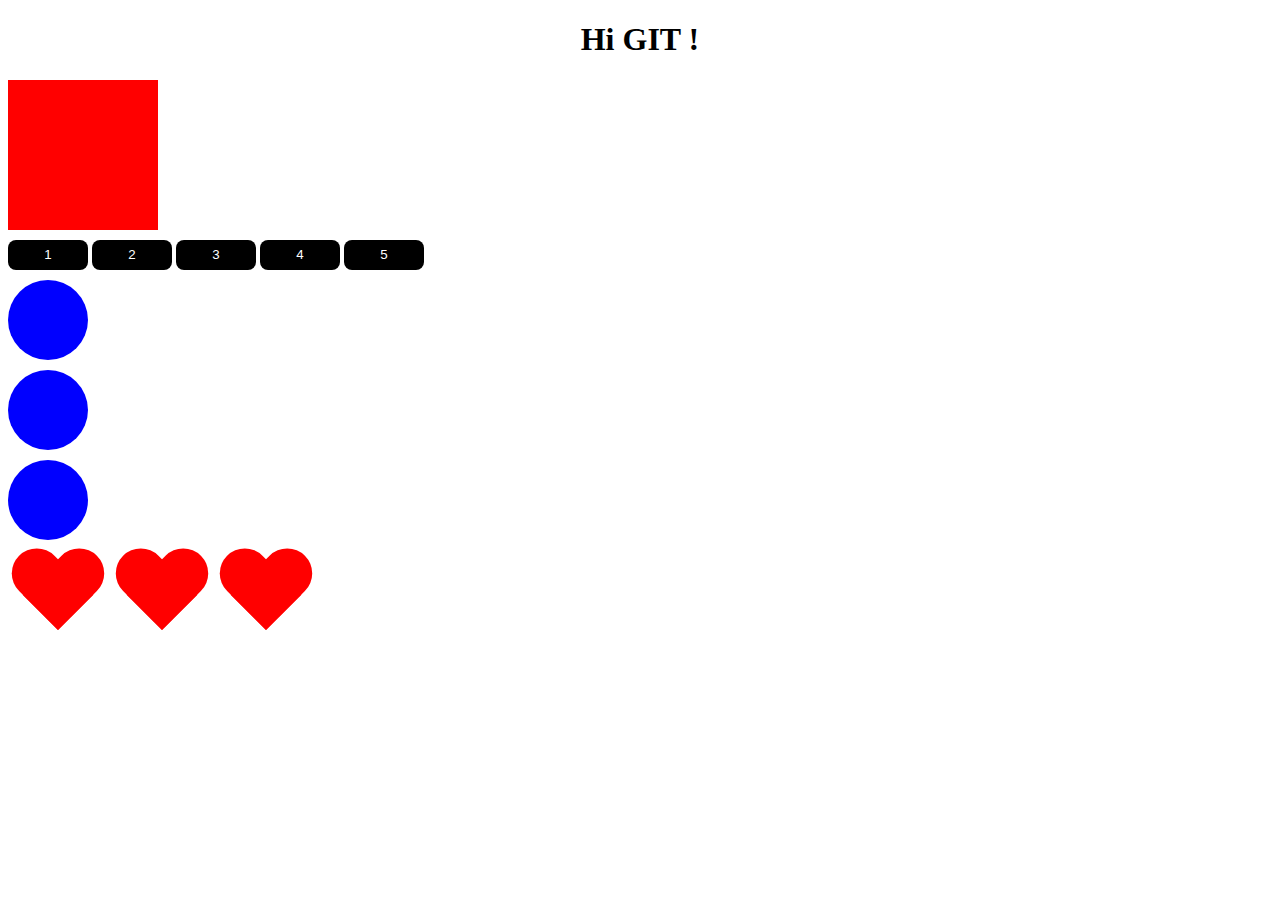
<file: VS1/index.html>
<!DOCTYPE html>
<html lang="en">

<head>
    <meta charset="UTF-8">
    <meta http-equiv="X-UA-Compatible" content="IE=edge">
    <meta name="viewport" content="width=device-width, initial-scale=1.0">
    <title>Document</title>
    <link rel="stylesheet" href="css/style.css">
</head>

<body>
    <h1>
        <center>Hi GIT !</center>
    </h1>

    <div class="box" id="box"></div>
    <button>1</button>
    <button>2</button>
    <button>3</button>
    <button>4</button>
    <button>5</button>

    <div class="circle"></div>
    <div class="circle"></div>
    <div class="circle"></div>

    <div class="wrapper">
        <div class="heart"></div>
        <div class="heart"></div>
        <div class="heart"></div>
    </div>

    <script src="recurcion.js"> </script>
</body>

</html>
</file>
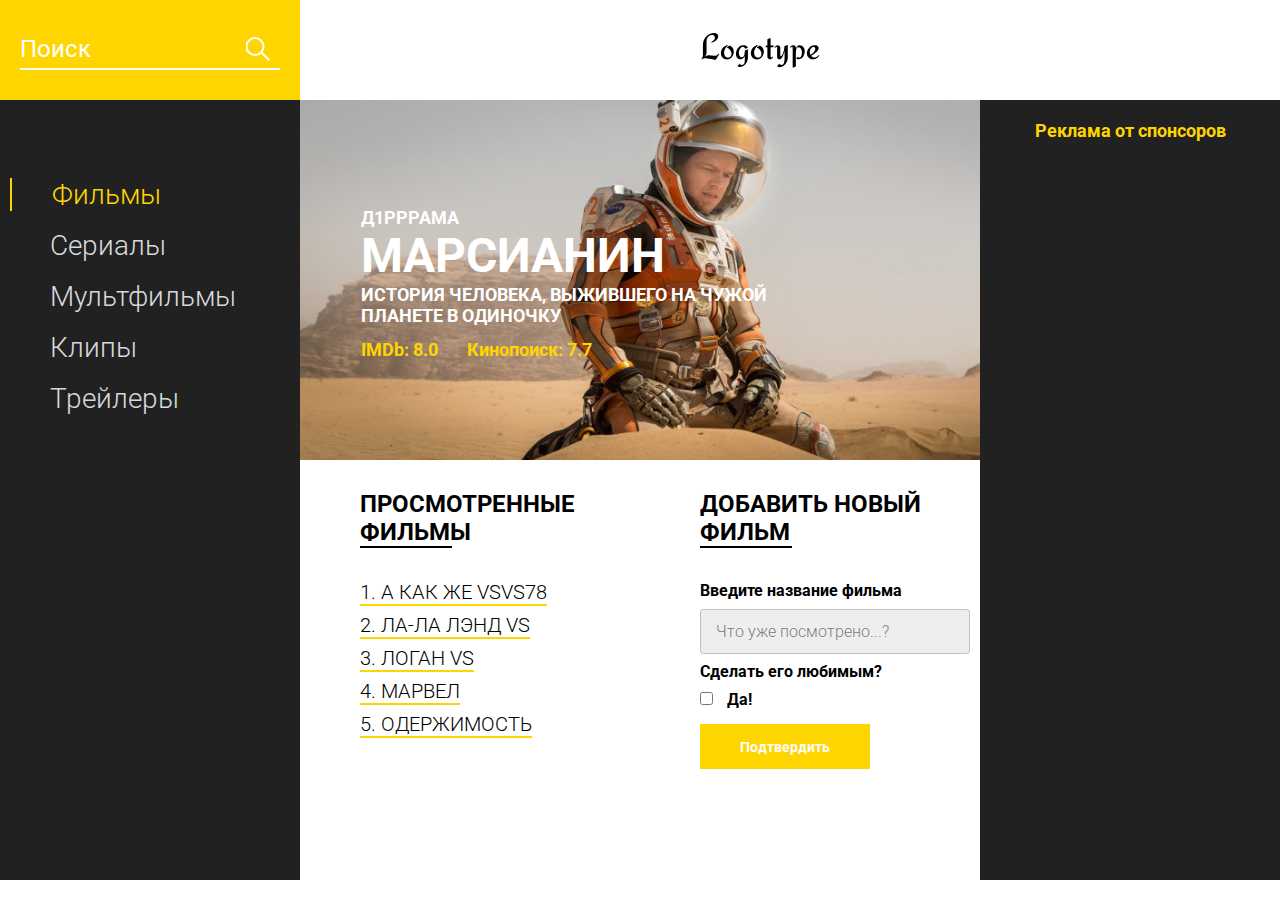
<file: VS1/projectUD/index.html>
<!DOCTYPE html>
<html lang="en">

<head>
    <meta charset="UTF-8">
    <meta name="viewport" content="width=device-width, initial-scale=1.0">
    <title>Movie DB</title>
    <link href="https://fonts.googleapis.com/css?family=Roboto:300,400,700&display=swap&subset=cyrillic-ext"
        rel="stylesheet">
    <link rel="stylesheet" href="css/style.min.css">
</head>

<body>
    <header class="header">
        <div class="header__search">
            <form action="#">
                <input type="text" placeholder="Поиск">
            </form>
        </div>
        <div class="header__logo">
            <img src="icons/Logotype.svg" alt="logo">
        </div>
    </header>
    <main class="promo">
        <div class="promo__menu">
            <nav class="promo__menu-list">
                <ul>
                    <li><a class="promo__menu-item promo__menu-item_active" href="#">Фильмы</a></li>
                    <li><a class="promo__menu-item" href="#">Сериалы</a></li>
                    <li><a class="promo__menu-item" href="#">Мультфильмы</a></li>
                    <li><a class="promo__menu-item" href="#">Клипы</a></li>
                    <li><a class="promo__menu-item" href="#">Трейлеры</a></li>
                </ul>
            </nav>
        </div>
        <div class="promo__content">
            <div class="promo__bg">
                <div class="promo__genre">КОМЕДИЯ</div>
                <div class="promo__title">МАРСИАНИН</div>
                <div class="promo__descr">ИСТОРИЯ ЧЕЛОВЕКА, ВЫЖИВШЕГО НА ЧУЖОЙ ПЛАНЕТЕ В ОДИНОЧКУ</div>
                <div class="promo__ratings">
                    <span>IMDb: 8.0</span>
                    <span>Кинопоиск: 7.7</span>
                </div>
            </div>
            <div class="promo__interactive">
                <div>
                    <div class="promo__interactive-title">ПРОСМОТРЕННЫЕ ФИЛЬМЫ</div>
                    <ul class="promo__interactive-list">
                        <li class="promo__interactive-item">ЛОГАН
                            <div class="delete"></div>
                        </li>
                        <li class="promo__interactive-item">ЛИГА СПРАВЕДЛИВОСТИ
                            <div class="delete"></div>
                        </li>
                        <li class="promo__interactive-item">ЛА-ЛА ЛЭНД
                            <div class="delete"></div>
                        </li>
                        <li class="promo__interactive-item">ОДЕРЖИМОСТЬ
                            <div class="delete"></div>
                        </li>
                        <li class="promo__interactive-item">СКОТТ ПИЛИГРИМ ПРОТИВ...
                            <div class="delete"></div>
                        </li>
                    </ul>
                </div>
                <div>
                    <form class="add">
                        <div class="promo__interactive-title">ДОБАВИТЬ НОВЫЙ ФИЛЬМ</div>
                        <span>Введите название фильма</span>
                        <input class="adding__input" type="text" placeholder="Что уже посмотрено...?">
                        <span>Сделать его любимым?</span>
                        <input type="checkbox">
                        <span class="yes">Да!</span>
                        <button>Подтвердить</button>
                    </form>
                </div>
            </div>
        </div>
        <div class="promo__adv">
            <div class="promo__adv-title">Реклама от спонсоров</div>
            <img src="img/content_1.jpg" alt="some picture">
            <img src="img/content_2.jpg" alt="some picture">
            <img src="img/content_3.png" alt="some picture">
        </div>
    </main>

    <script src="js/script.js"></script>
</body>

</html>
</file>
<file: VS1/css/style.css>
.box {
  width: 150px;
  height: 150px;
  background-color: red;
}
button {
	width: 80px;
	height: 30px;
	margin-top: 10px;
	border: none;
	border-radius: 8px;
	background-color: #000;
	color: #fff;
	cursor: pointer;
	outline: none;
}

.circle {
	width: 80px;
	height: 80px;
	background-color: blue;
	display: block;
	margin-top: 10px;
	border-radius: 100%;
}

.heart {
	display: inline-block;
    position: relative;
    width: 100px;
    height: 90px;
    margin-top: 10px;
}
.heart:before,
.heart:after {
    position: absolute;
    content: "";
    left: 50px;
    top: 0;
    width: 50px;
    height: 80px;
    background: red;
    -moz-border-radius: 50px 50px 0 0;
    border-radius: 50px 50px 0 0;
    -webkit-transform: rotate(-45deg);
       -moz-transform: rotate(-45deg);
        -ms-transform: rotate(-45deg);
         -o-transform: rotate(-45deg);
            transform: rotate(-45deg);
    -webkit-transform-origin: 0 100%;
       -moz-transform-origin: 0 100%;
        -ms-transform-origin: 0 100%;
         -o-transform-origin: 0 100%;
            transform-origin: 0 100%;
}
.heart:after {
    left: 0;
    -webkit-transform: rotate(45deg);
       -moz-transform: rotate(45deg);
        -ms-transform: rotate(45deg);
         -o-transform: rotate(45deg);
            transform: rotate(45deg);
    -webkit-transform-origin: 100% 100%;
       -moz-transform-origin: 100% 100%;
        -ms-transform-origin: 100% 100%;
         -o-transform-origin: 100% 100%;
            transform-origin :100% 100%;
}
.black{
	width: 150px;
	height: 50px;
	line-height: 50px;
	text-align: center;
	background-color: black;
	margin-bottom: 30px;
	margin-top: 30px;
	color: #fff;
}
</file>
<file: VS1/projectUD/css/style.min.css>
* {
    -webkit-box-sizing: border-box;
    box-sizing: border-box;
    margin: 0;
    padding: 0;
    font-family: 'Roboto', sans-serif
}

.header {
    display: -webkit-box;
    display: -ms-flexbox;
    display: flex;
    height: 100px
}

.header__search {
    display: -webkit-box;
    display: -ms-flexbox;
    display: flex;
    -webkit-box-pack: center;
    -ms-flex-pack: center;
    justify-content: center;
    -webkit-box-align: center;
    -ms-flex-align: center;
    align-items: center;
    height: 100%;
    width: 300px;
    background: #FFD500
}

.header__search form {
    position: relative;
    width: 260px;
    height: 30px
}

.header__search form input {
    width: 100%;
    border: none;
    border-bottom: 2px solid #fff;
    background-color: transparent;
    color: #fff;
    font-size: 24px;
    line-height: 28px;
    padding-bottom: 5px;
    outline: none
}

.header__search form input::-webkit-input-placeholder {
    color: #fff
}

.header__search form input:-ms-input-placeholder {
    color: #fff
}

.header__search form input::-ms-input-placeholder {
    color: #fff
}

.header__search form input::placeholder {
    color: #fff
}

.header__search form:after {
    content: '';
    display: block;
    position: absolute;
    top: 2px;
    right: 10px;
    background: url("../icons/search.svg") center center/cover no-repeat;
    width: 24px;
    height: 24px
}

.header__logo {
    display: -webkit-box;
    display: -ms-flexbox;
    display: flex;
    -webkit-box-pack: center;
    -ms-flex-pack: center;
    justify-content: center;
    -webkit-box-align: center;
    -ms-flex-align: center;
    align-items: center;
    height: 100%;
    width: calc(100% - 360px)
}

.promo {
    height: 780px;
    display: -webkit-box;
    display: -ms-flexbox;
    display: flex
}

.promo__menu {
    width: 300px;
    height: 100%;
    background: #212121;
    padding: 60px 0 0 10px
}

.promo__menu-item {
    display: block;
    font-size: 28px;
    line-height: 33px;
    color: #D6D9DC;
    text-decoration: none;
    font-weight: 300;
    padding-left: 40px;
    margin-top: 18px
}

.promo__menu-item:hover {
    color: #FFD500
}

.promo__menu-item_active {
    border-left: 2px solid #FFD500;
    color: #FFD500
}

.promo__content {
    width: calc(100% - 600px)
}

.promo__bg {
    height: 360px;
    background: url("../img/mars.webp") center center/cover no-repeat;
    background-position: top;
    padding: 107px 0 0 61px
}

.promo__genre {
    font-weight: bold;
    font-size: 18px;
    line-height: 21px;
    color: #FFFFFF;
    text-transform: uppercase
}

.promo__title {
    font-weight: bold;
    font-size: 48px;
    line-height: 56px;
    color: #FFFFFF;
    text-transform: uppercase
}

.promo__descr {
    width: 481px;
    font-weight: bold;
    font-size: 18px;
    line-height: 21px;
    color: #FFFFFF;
    text-transform: uppercase
}

.promo__ratings {
    margin-top: 13px
}

.promo__ratings span {
    font-weight: bold;
    font-size: 18px;
    line-height: 21px;
    color: #FFD500;
    margin-right: 25px
}

.promo__interactive {
    display: -webkit-box;
    display: -ms-flexbox;
    display: flex
}

.promo__interactive>div {
    width: 50%;
    padding: 30px 0 0 60px
}

.promo__interactive-title {
    display: inline-block;
    font-weight: bold;
    font-size: 24px;
    line-height: 28px;
    color: #000000
}

.promo__interactive-title:after {
    content: '';
    display: block;
    width: 33%;
    height: 2px;
    background-color: #000
}

.promo__interactive-list {
    list-style-type: none;
    margin-top: 35px;
    display: -webkit-box;
    display: -ms-flexbox;
    display: flex;
    -webkit-box-orient: vertical;
    -webkit-box-direction: normal;
    -ms-flex-direction: column;
    flex-direction: column;
    -webkit-box-align: start;
    -ms-flex-align: start;
    align-items: flex-start
}

.promo__interactive-item {
    display: inline-block;
    position: relative;
    font-weight: 300;
    font-size: 20px;
    line-height: 18px;
    color: #000000;
    margin-bottom: 15px;
    padding-right: 40px;
    text-transform: uppercase
}

.promo__interactive-item span {
    display: block;
    position: absolute;
    left: -30px;
    top: 50%;
    -webkit-transform: translateY(-50%);
    transform: translateY(-50%);
    width: 20px;
    height: 20px;
    background: url("../icons/Star.svg") center center/cover no-repeat
}

.promo__interactive-item:before {
    content: '';
    position: absolute;
    bottom: -5px;
    display: block;
    width: calc(100% - 40px);
    height: 2px;
    background-color: #FFD500
}

.promo__interactive-item:hover .delete {
    content: '';
    display: block;
    position: absolute;
    right: 0px;
    top: 50%;
    -webkit-transform: translateY(-50%);
    transform: translateY(-50%);
    width: 20px;
    height: 20px;
    background: url("../icons/trash.png") center center/cover no-repeat;
    cursor: pointer
}

.promo__interactive .add .promo__interactive-title {
    margin-bottom: 25px
}

.promo__interactive .add span {
    display: block;
    margin: 10px 0;
    font-weight: bold;
    font-size: 16px;
    line-height: 16px;
    color: #000000
}

.promo__interactive .add .yes {
    display: inline;
    margin-left: 10px
}

.promo__interactive .add input[type="text"] {
    width: 270px;
    height: 45px;
    line-height: 50px;
    font-size: 16px;
    background: rgba(196, 196, 196, 0.29);
    border: 1px solid rgba(0, 0, 0, 0.19);
    padding: 0 15px;
    outline: none;
    border-radius: 4px
}

.promo__interactive .add input[type="text"]::-webkit-input-placeholder {
    font-weight: 300;
    font-size: 16px;
    color: rgba(0, 0, 0, 0.53)
}

.promo__interactive .add input[type="text"]:-ms-input-placeholder {
    font-weight: 300;
    font-size: 16px;
    color: rgba(0, 0, 0, 0.53)
}

.promo__interactive .add input[type="text"]::-ms-input-placeholder {
    font-weight: 300;
    font-size: 16px;
    color: rgba(0, 0, 0, 0.53)
}

.promo__interactive .add input[type="text"]::placeholder {
    font-weight: 300;
    font-size: 16px;
    color: rgba(0, 0, 0, 0.53)
}

.promo__interactive .add button {
    display: block;
    margin-top: 15px;
    width: 170px;
    height: 45px;
    background: #FFD500;
    font-weight: bold;
    font-size: 14px;
    line-height: 14px;
    color: #FFFFFF;
    border: none;
    outline: none;
    cursor: pointer
}

.promo__interactive .add button:active {
    -webkit-transform: scale(0.95);
    transform: scale(0.95)
}

.promo__adv {
    background: #212121;
    width: 300px;
    height: 100%
}

.promo__adv-title {
    font-weight: bold;
    font-size: 18px;
    line-height: 21px;
    color: #FFD500;
    margin: 20px 0;
    text-align: center
}

.promo__adv img {
    width: 100%;
    margin-bottom: 10px
}

/*# sourceMappingURL=style.min.css.map */
</file>
